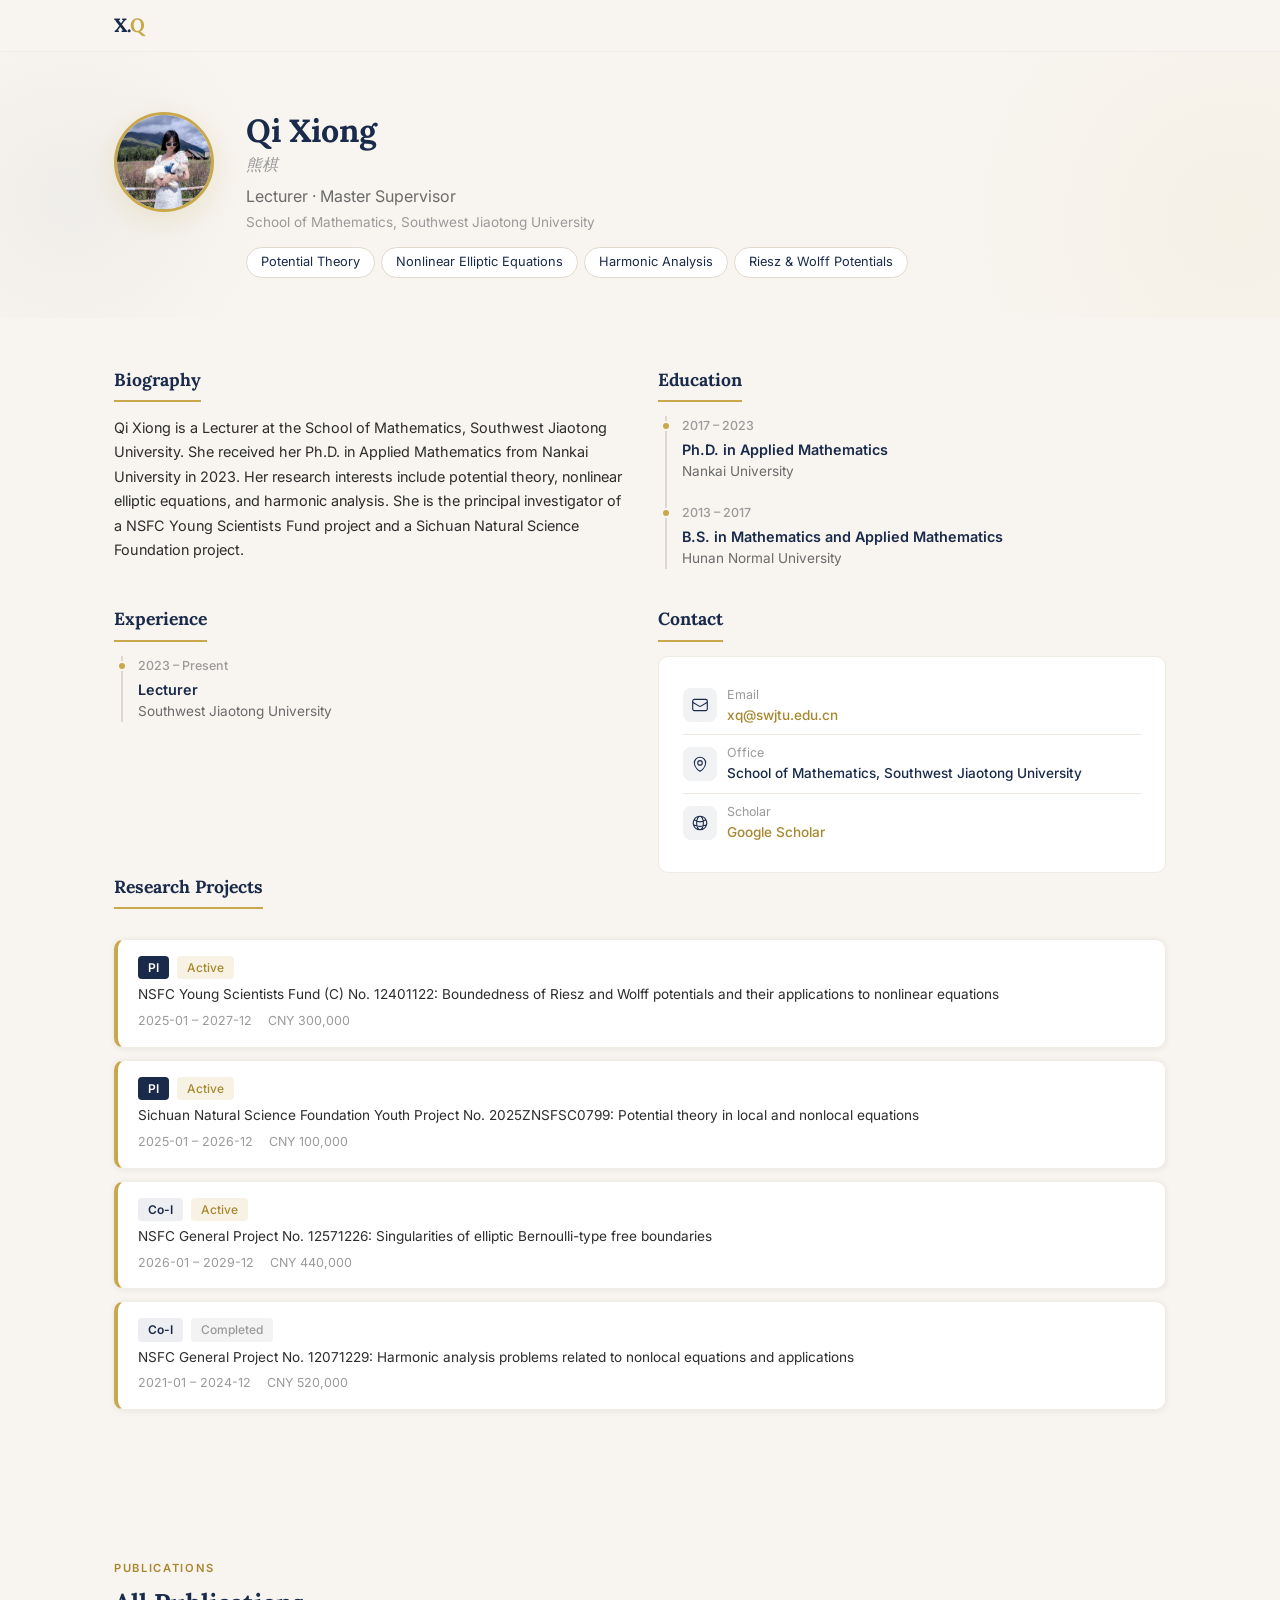
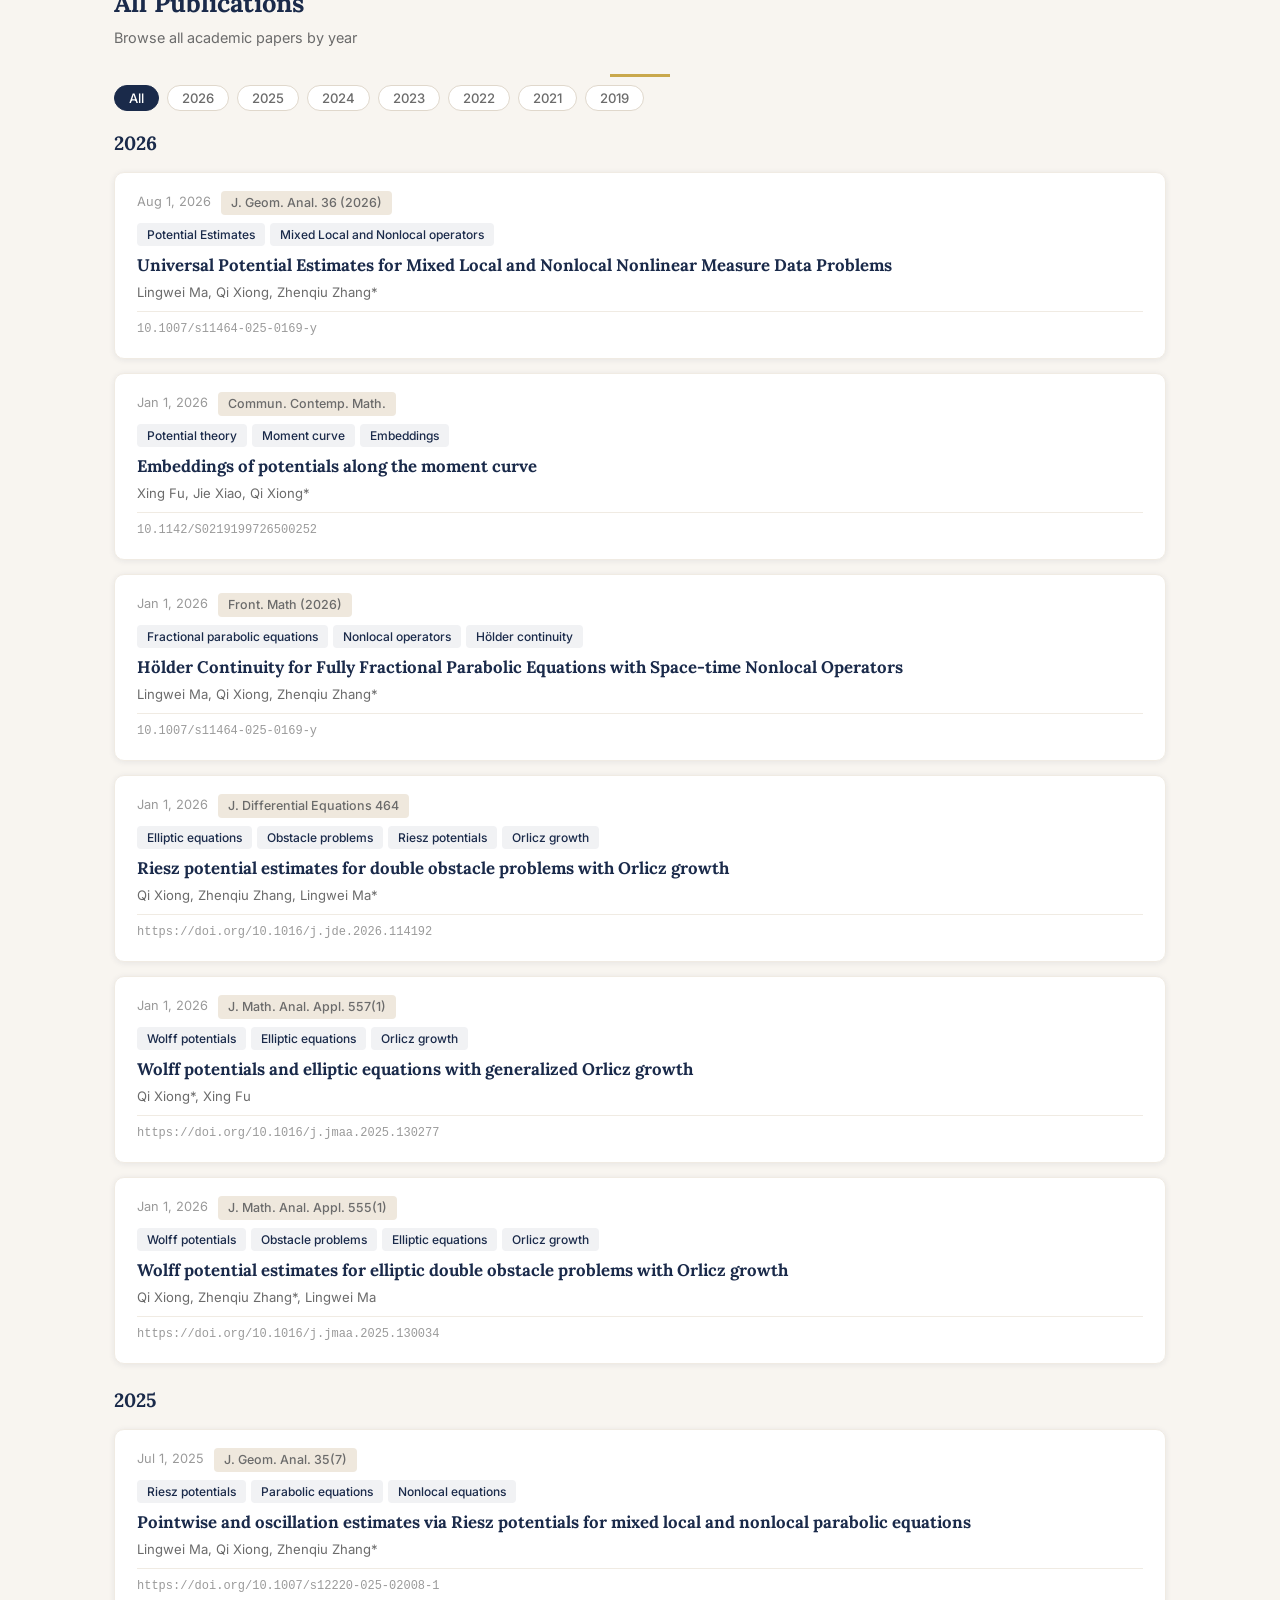
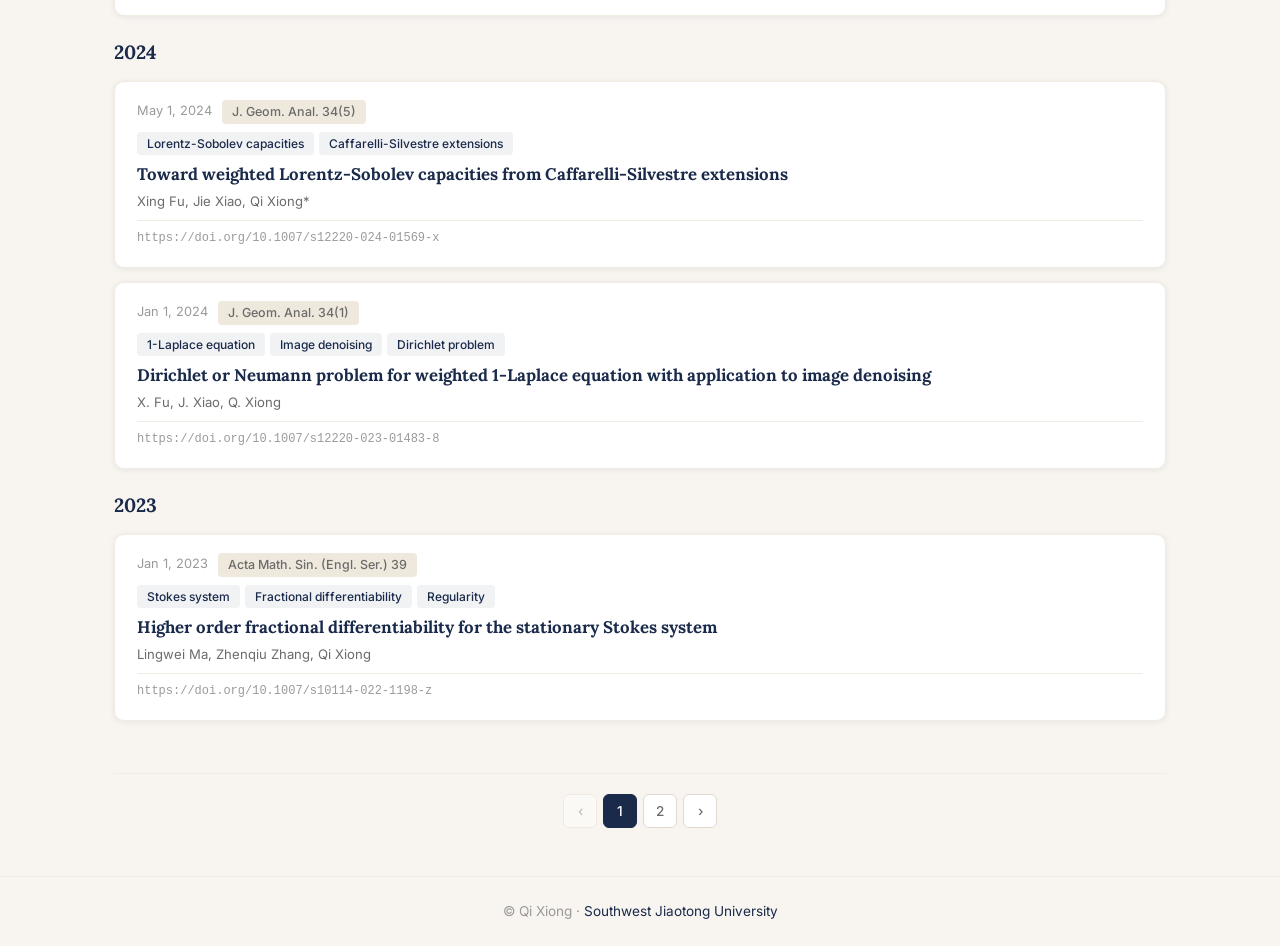
<file: index.html>
<!DOCTYPE html>
<html lang="en">
<head>
  <meta charset="UTF-8">
  <meta name="viewport" content="width=device-width, initial-scale=1.0">
  <title>Qi Xiong - Southwest Jiaotong University | Academic Homepage</title>
  <meta name="description" content="Qi Xiong, Lecturer at School of Mathematics, Southwest Jiaotong University. Research interests include potential theory, nonlinear elliptic equations, harmonic analysis.">
  <link rel="preconnect" href="https://fonts.googleapis.com">
  <link rel="preconnect" href="https://fonts.gstatic.com" crossorigin>
  <link href="https://fonts.googleapis.com/css2?family=Inter:wght@400;500;600;700&family=Lora:ital,wght@0,400;0,600;0,700;1,400&display=swap" rel="stylesheet">
  <link rel="stylesheet" href="css/style.css">
</head>
<body data-page="home">

  <!-- Navigation -->
  <nav class="nav">
    <div class="nav-inner">
      <a href="index.html" class="nav-logo">X.<span>Q</span></a>
    </div>
  </nav>

  <!-- Main Content -->
  <main class="main">

    <!-- Hero Section -->
    <section class="hero">
      <div class="container">
        <div class="hero-content">
          <div class="hero-avatar fade-in" id="hero-avatar">
            <div class="skeleton" style="width:120px;height:120px;border-radius:50%;"></div>
          </div>
          <div class="hero-text">
            <h1 class="hero-name fade-in fade-in-delay-1" id="hero-name"></h1>
            <p class="hero-name-en fade-in fade-in-delay-1" id="hero-name-en"></p>
            <p class="hero-title fade-in fade-in-delay-2" id="hero-title"></p>
            <p class="hero-affiliation fade-in fade-in-delay-2" id="hero-affiliation"></p>
            <div class="hero-interests fade-in fade-in-delay-3" id="hero-interests"></div>
          </div>
        </div>
      </div>
    </section>

  

    <!-- About Section -->
    <section class="section">
      <div class="container">

        <div class="about-layout">
          <div>
            <h2 class="about-section-title">Biography</h2>
            <p class="about-bio" id="about-bio">
              <span class="skeleton" style="display:inline-block;width:100%;height:16px;margin-bottom:8px;"></span>
              <span class="skeleton" style="display:inline-block;width:95%;height:16px;margin-bottom:8px;"></span>
              <span class="skeleton" style="display:inline-block;width:88%;height:16px;margin-bottom:8px;"></span>
              <span class="skeleton" style="display:inline-block;width:92%;height:16px;margin-bottom:8px;"></span>
              <span class="skeleton" style="display:inline-block;width:70%;height:16px;"></span>
            </p>
          </div>
          <div>
            <h2 class="about-section-title">Education</h2>
            <div class="timeline" id="education-timeline">
              <div class="skeleton" style="height:60px;margin-bottom:16px;"></div>
              <div class="skeleton" style="height:60px;margin-bottom:16px;"></div>
            </div>
          </div>
        </div>

        <div class="about-layout" style="margin-bottom:0;">
          <div>
            <h2 class="about-section-title">Experience</h2>
            <div class="timeline" id="experience-timeline">
              <div class="skeleton" style="height:60px;"></div>
            </div>
          </div>
          <div>
            <h2 class="about-section-title">Contact</h2>
            <div class="contact-info">
              <div class="contact-item">
                <div class="contact-item-icon">
                  <svg xmlns="http://www.w3.org/2000/svg" fill="none" viewBox="0 0 24 24" stroke-width="1.5" stroke="currentColor">
                    <path stroke-linecap="round" stroke-linejoin="round" d="M21.75 6.75v10.5a2.25 2.25 0 0 1-2.25 2.25h-15a2.25 2.25 0 0 1-2.25-2.25V6.75m19.5 0A2.25 2.25 0 0 0 19.5 4.5h-15a2.25 2.25 0 0 0-2.25 2.25m19.5 0v.243a2.25 2.25 0 0 1-1.07 1.916l-7.5 4.615a2.25 2.25 0 0 1-2.36 0L3.32 8.91a2.25 2.25 0 0 1-1.07-1.916V6.75" />
                  </svg>
                </div>
                <div>
                  <div class="contact-item-label">Email</div>
                  <div class="contact-item-value" id="contact-email"></div>
                </div>
              </div>
              <div class="contact-item">
                <div class="contact-item-icon">
                  <svg xmlns="http://www.w3.org/2000/svg" fill="none" viewBox="0 0 24 24" stroke-width="1.5" stroke="currentColor">
                    <path stroke-linecap="round" stroke-linejoin="round" d="M15 10.5a3 3 0 1 1-6 0 3 3 0 0 1 6 0Z" />
                    <path stroke-linecap="round" stroke-linejoin="round" d="M19.5 10.5c0 7.142-7.5 11.25-7.5 11.25S4.5 17.642 4.5 10.5a7.5 7.5 0 1 1 15 0Z" />
                  </svg>
                </div>
                <div>
                  <div class="contact-item-label">Office</div>
                  <div class="contact-item-value" id="contact-office"></div>
                </div>
              </div>
              <div class="contact-item">
                <div class="contact-item-icon">
                  <svg xmlns="http://www.w3.org/2000/svg" fill="none" viewBox="0 0 24 24" stroke-width="1.5" stroke="currentColor">
                    <path stroke-linecap="round" stroke-linejoin="round" d="M12 21a9.004 9.004 0 0 0 8.716-6.747M12 21a9.004 9.004 0 0 1-8.716-6.747M12 21c2.485 0 4.5-4.03 4.5-9S14.485 3 12 3m0 18c-2.485 0-4.5-4.03-4.5-9S9.515 3 12 3m0 0a8.997 8.997 0 0 1 7.843 4.582M12 3a8.997 8.997 0 0 0-7.843 4.582m15.686 0A11.953 11.953 0 0 1 12 10.5c-2.998 0-5.74-1.1-7.843-2.918m15.686 0A8.959 8.959 0 0 1 21 12c0 .778-.099 1.533-.284 2.253m0 0A17.919 17.919 0 0 1 12 16.5c-3.162 0-6.133-.815-8.716-2.247m0 0A9.015 9.015 0 0 1 3 12c0-1.605.42-3.113 1.157-4.418" />
                  </svg>
                </div>
                <div>
                  <div class="contact-item-label">Scholar</div>
                  <div class="contact-item-value" id="contact-scholar"></div>
                </div>
              </div>
            </div>
          </div>
        </div>

        <!-- Research Projects -->
        <div class="section" style="padding-top:0;">
          <h2 class="about-section-title">Research Projects</h2>
          <div class="projects-list" id="projects-list">
            <div class="skeleton" style="height:80px;margin-bottom:12px;"></div>
            <div class="skeleton" style="height:80px;margin-bottom:12px;"></div>
            <div class="skeleton" style="height:80px;margin-bottom:12px;"></div>
            <div class="skeleton" style="height:80px;"></div>
          </div>
        </div>

      </div>
    </section>

    <!-- Articles Section -->
    <section class="section">
      <div class="container">
        <div class="page-header">
          <span class="section-tag">Publications</span>
          <h1 class="section-title">All Publications</h1>
          <p class="section-subtitle">Browse all academic papers by year</p>
        </div>

        <div class="articles-controls" id="filter-controls"></div>

        <div id="articles-list">
          <div class="skeleton" style="height:200px;margin-bottom:16px;"></div>
          <div class="skeleton" style="height:200px;margin-bottom:16px;"></div>
          <div class="skeleton" style="height:200px;margin-bottom:16px;"></div>
          <div class="skeleton" style="height:200px;"></div>
        </div>
      </div>
    </section>

  </main>

  <!-- Footer -->
  <footer class="footer">
    <div class="footer-inner">
      <p class="footer-text">&copy; Qi Xiong · <a href="https://www.swjtu.edu.cn" target="_blank" rel="noopener">Southwest Jiaotong University</a></p>
    </div>
  </footer>

  <script src="js/main.js"></script>
</body>
</html>
</file>
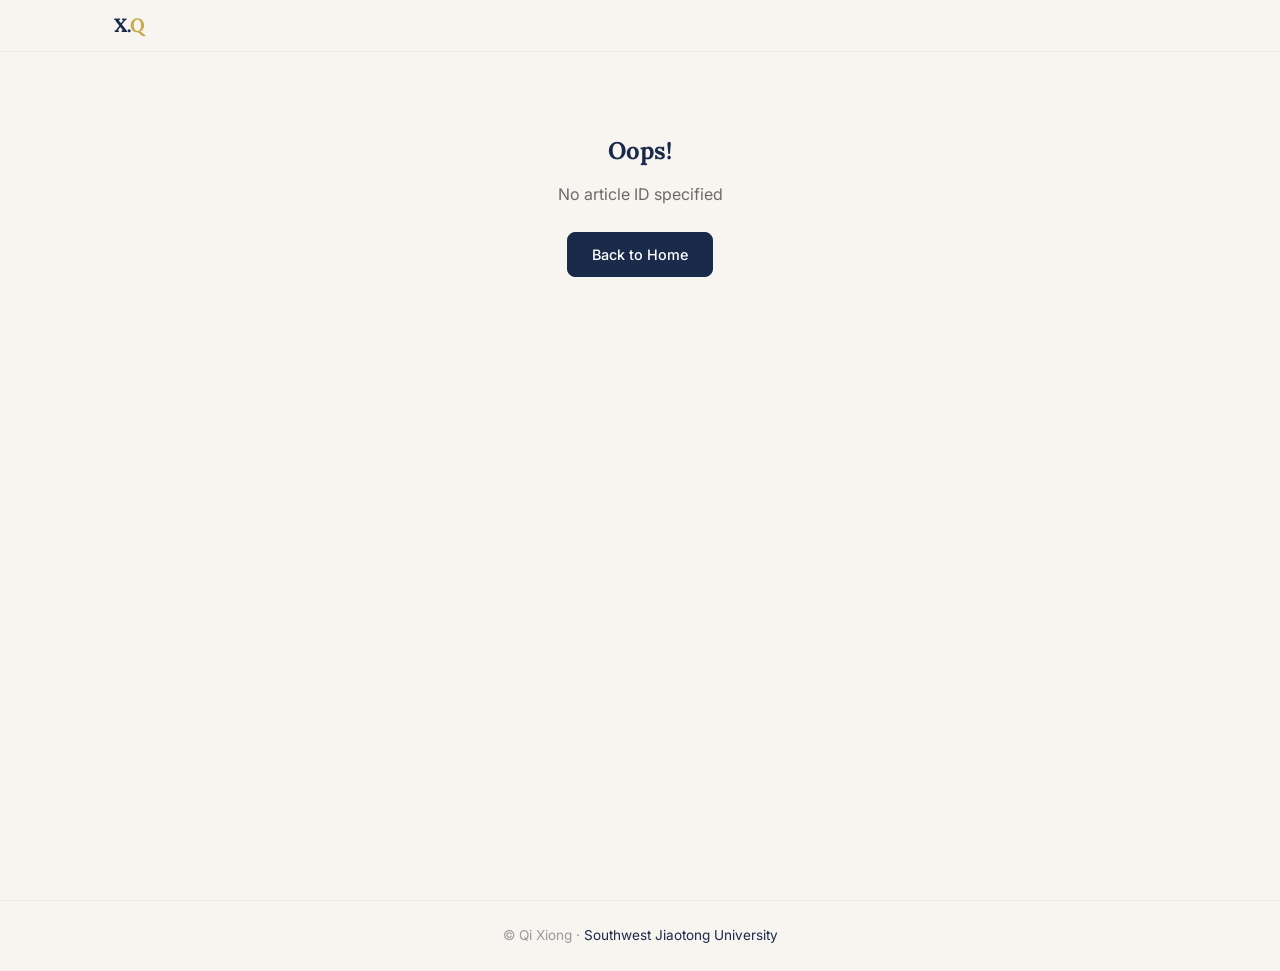
<file: article.html>
<!DOCTYPE html>
<html lang="en">
<head>
  <meta charset="UTF-8">
  <meta name="viewport" content="width=device-width, initial-scale=1.0">
  <title>Article Details - Qi Xiong | Academic Homepage</title>
  <meta name="description" content="Academic paper details">
  <link rel="preconnect" href="https://fonts.googleapis.com">
  <link rel="preconnect" href="https://fonts.gstatic.com" crossorigin>
  <link href="https://fonts.googleapis.com/css2?family=Inter:wght@400;500;600;700&family=Lora:ital,wght@0,400;0,600;0,700;1,400&display=swap" rel="stylesheet">
  <link rel="stylesheet" href="css/style.css">
</head>
<body data-page="article">

  <!-- Navigation -->
  <nav class="nav">
    <div class="nav-inner">
      <a href="index.html" class="nav-logo">X.<span>Q</span></a>
      
    </div>
  </nav>

  <!-- Main Content -->
  <main class="main">

    <article class="article-detail">
      <!-- Breadcrumb -->
      <div class="article-detail-breadcrumb" id="detail-breadcrumb">
        <a href="index.html">Home</a>
        <span>›</span>
        <a href="index.html#articles">Publications</a>
        <span>›</span>
        <span>Loading...</span>
      </div>

      <!-- Header -->
      <div class="article-detail-header">
        <h1 class="article-detail-title" id="detail-title">
          <span class="skeleton" style="display:inline-block;width:80%;height:32px;"></span>
        </h1>

        <div class="article-detail-meta" id="detail-meta">
          <span class="skeleton" style="display:inline-block;width:120px;height:16px;"></span>
          <span class="skeleton" style="display:inline-block;width:100px;height:16px;"></span>
          <span class="skeleton" style="display:inline-block;width:200px;height:16px;"></span>
        </div>

        <div class="article-detail-doi" id="detail-doi">
          <span class="skeleton" style="display:inline-block;width:180px;height:14px;"></span>
        </div>

        <div class="article-detail-tags" id="detail-tags"></div>
      </div>

      <!-- Body -->
      <div class="article-detail-body" id="detail-body">
        <div class="skeleton" style="height:16px;width:100%;margin-bottom:12px;"></div>
        <div class="skeleton" style="height:16px;width:90%;margin-bottom:12px;"></div>
        <div class="skeleton" style="height:16px;width:95%;margin-bottom:12px;"></div>
        <div class="skeleton" style="height:16px;width:70%;margin-bottom:12px;"></div>
        <div style="height:24px;"></div>
        <div class="skeleton" style="height:24px;width:40%;margin-bottom:16px;"></div>
        <div class="skeleton" style="height:16px;width:100%;margin-bottom:12px;"></div>
        <div class="skeleton" style="height:16px;width:85%;margin-bottom:12px;"></div>
        <div class="skeleton" style="height:16px;width:92%;margin-bottom:12px;"></div>
      </div>
    </article>

  </main>

  <!-- Footer -->
  <footer class="footer">
    <div class="footer-inner">
      <p class="footer-text">&copy; Qi Xiong · <a href="https://www.swjtu.edu.cn" target="_blank" rel="noopener">Southwest Jiaotong University</a></p>
    </div>
  </footer>

  <script src="js/main.js"></script>
</body>
</html>
</file>
<file: css/style.css>
/* ===== CSS Variables ===== */
:root {
  --color-navy: #1a2a4a;
  --color-navy-light: #2a3f6a;
  --color-navy-dark: #0f1a2e;
  --color-gold: #c9a84c;
  --color-gold-light: #e0c878;
  --color-gold-dark: #a8882e;
  --color-ivory: #f8f5f0;
  --color-ivory-dark: #efe8dd;
  --color-white: #ffffff;
  --color-text: #2d2d2d;
  --color-text-light: #6b6b6b;
  --color-text-lighter: #9a9a9a;
  --color-border: #e0d8cc;
  --color-border-light: #f0ebe3;
  --color-card-shadow: rgba(26, 42, 74, 0.08);
  --color-card-shadow-hover: rgba(26, 42, 74, 0.15);
  --font-heading: 'Lora', 'Georgia', 'Times New Roman', serif;
  --font-body: 'Inter', -apple-system, BlinkMacSystemFont, 'Segoe UI', sans-serif;
  --font-mono: 'JetBrains Mono', 'Fira Code', 'Consolas', monospace;
  --max-width: 1100px;
  --nav-height: 52px;
  --transition: 0.25s cubic-bezier(0.4, 0, 0.2, 1);
}

/* ===== Reset & Base ===== */
*, *::before, *::after {
  margin: 0;
  padding: 0;
  box-sizing: border-box;
}

html {
  scroll-behavior: smooth;
  font-size: 16px;
}

body {
  font-family: var(--font-body);
  color: var(--color-text);
  background-color: var(--color-ivory);
  line-height: 1.6;
  -webkit-font-smoothing: antialiased;
  -moz-osx-font-smoothing: grayscale;
}

/* ===== Navigation ===== */
.nav {
  position: fixed;
  top: 0;
  left: 0;
  right: 0;
  z-index: 1000;
  background: rgba(248, 245, 240, 0.92);
  backdrop-filter: blur(12px);
  -webkit-backdrop-filter: blur(12px);
  border-bottom: 1px solid var(--color-border-light);
  height: var(--nav-height);
  transition: box-shadow var(--transition);
}

.nav.scrolled {
  box-shadow: 0 2px 20px rgba(26, 42, 74, 0.06);
}

.nav-inner {
  max-width: var(--max-width);
  margin: 0 auto;
  padding: 0 24px;
  height: 100%;
  display: flex;
  align-items: center;
  justify-content: space-between;
}

.nav-logo {
  font-family: var(--font-heading);
  font-size: 1.2rem;
  font-weight: 700;
  color: var(--color-navy);
  text-decoration: none;
  letter-spacing: -0.02em;
}

.nav-logo span {
  color: var(--color-gold);
}

.nav-links {
  display: flex;
  align-items: center;
  gap: 32px;
  list-style: none;
}

.nav-links a {
  text-decoration: none;
  color: var(--color-text);
  font-size: 0.9rem;
  font-weight: 500;
  transition: color var(--transition);
  position: relative;
  padding: 4px 0;
}

.nav-links a::after {
  content: '';
  position: absolute;
  bottom: 0;
  left: 0;
  width: 0;
  height: 2px;
  background: var(--color-gold);
  transition: width var(--transition);
}

.nav-links a:hover {
  color: var(--color-navy);
}

.nav-links a:hover::after,
.nav-links a.active::after {
  width: 100%;
}

.nav-links a.active {
  color: var(--color-navy);
  font-weight: 600;
}

.nav-toggle {
  display: none;
  flex-direction: column;
  gap: 5px;
  cursor: pointer;
  background: none;
  border: none;
  padding: 4px;
}

.nav-toggle span {
  display: block;
  width: 24px;
  height: 2px;
  background: var(--color-navy);
  transition: var(--transition);
  border-radius: 2px;
}

.nav-toggle.open span:nth-child(1) {
  transform: rotate(45deg) translate(5px, 5px);
}

.nav-toggle.open span:nth-child(2) {
  opacity: 0;
}

.nav-toggle.open span:nth-child(3) {
  transform: rotate(-45deg) translate(5px, -5px);
}

/* ===== Main Content ===== */
.main {
  padding-top: var(--nav-height);
  min-height: 100vh;
}

.container {
  max-width: var(--max-width);
  margin: 0 auto;
  padding: 0 24px;
}

/* ===== Hero Section ===== */
.hero {
  padding: 60px 0 40px;
  position: relative;
  overflow: hidden;
}

.hero::before {
  content: '';
  position: absolute;
  top: -50%;
  right: -20%;
  width: 600px;
  height: 600px;
  background: radial-gradient(circle, rgba(201, 168, 76, 0.06) 0%, transparent 70%);
  pointer-events: none;
}

.hero::after {
  content: '';
  position: absolute;
  bottom: -30%;
  left: -10%;
  width: 400px;
  height: 400px;
  background: radial-gradient(circle, rgba(26, 42, 74, 0.04) 0%, transparent 70%);
  pointer-events: none;
}

.hero-content {
  display: flex;
  align-items: flex-start;
  gap: 32px;
  position: relative;
  z-index: 1;
}

.hero-avatar {
  flex-shrink: 0;
  width: 100px;
  height: 100px;
  border-radius: 50%;
  overflow: hidden;
  border: 3px solid var(--color-gold);
  box-shadow: 0 8px 30px rgba(201, 168, 76, 0.2);
}

.hero-avatar img {
  width: 100%;
  height: 100%;
  object-fit: cover;
}

.hero-text {
  flex: 1;
}

.hero-name {
  font-family: var(--font-heading);
  font-size: 2rem;
  font-weight: 700;
  color: var(--color-navy);
  line-height: 1.2;
  margin-bottom: 2px;
}

.hero-name-en {
  font-family: var(--font-heading);
  font-size: 1rem;
  color: var(--color-text-lighter);
  font-style: italic;
  margin-bottom: 6px;
}

.hero-title {
  font-size: 1rem;
  color: var(--color-text-light);
  margin-bottom: 2px;
}

.hero-affiliation {
  font-size: 0.85rem;
  color: var(--color-text-lighter);
  margin-bottom: 14px;
}

.hero-interests {
  display: flex;
  flex-wrap: wrap;
  gap: 6px;
  margin-bottom: 0;
}

.hero-interests span {
  background: var(--color-white);
  padding: 4px 14px;
  border-radius: 20px;
  font-size: 0.8rem;
  color: var(--color-navy);
  border: 1px solid var(--color-border);
  transition: all var(--transition);
}

.hero-interests span:hover {
  border-color: var(--color-gold);
  background: rgba(201, 168, 76, 0.06);
}

.hero-actions {
  display: flex;
  gap: 12px;
  flex-wrap: wrap;
}

.btn {
  display: inline-flex;
  align-items: center;
  gap: 8px;
  padding: 10px 24px;
  border-radius: 8px;
  font-size: 0.9rem;
  font-weight: 500;
  text-decoration: none;
  transition: all var(--transition);
  cursor: pointer;
  border: none;
  font-family: var(--font-body);
}

.btn-primary {
  background: var(--color-navy);
  color: var(--color-white);
  border: 1px solid var(--color-navy);
}

.btn-primary:hover {
  background: var(--color-navy-light);
  transform: translateY(-1px);
  box-shadow: 0 4px 15px rgba(26, 42, 74, 0.2);
}

.btn-outline {
  background: transparent;
  color: var(--color-navy);
  border: 1px solid var(--color-border);
}

.btn-outline:hover {
  border-color: var(--color-gold);
  color: var(--color-gold-dark);
  transform: translateY(-1px);
}

.btn-gold {
  background: var(--color-gold);
  color: var(--color-navy);
  border: 1px solid var(--color-gold);
}

.btn-gold:hover {
  background: var(--color-gold-light);
  transform: translateY(-1px);
  box-shadow: 0 4px 15px rgba(201, 168, 76, 0.3);
}

/* ===== Stats Section ===== */
.stats {
  padding: 32px 0;
  border-top: 1px solid var(--color-border-light);
  border-bottom: 1px solid var(--color-border-light);
  margin: 0 24px;
}

.stats-grid {
  max-width: var(--max-width);
  margin: 0 auto;
  display: grid;
  grid-template-columns: repeat(4, 1fr);
  gap: 16px;
}

.stat-item {
  text-align: center;
  padding: 8px;
}

.stat-number {
  font-family: var(--font-heading);
  font-size: 1.8rem;
  font-weight: 700;
  color: var(--color-navy);
  line-height: 1.2;
}

.stat-label {
  font-size: 0.78rem;
  color: var(--color-text-lighter);
  margin-top: 2px;
  text-transform: uppercase;
  letter-spacing: 0.05em;
  font-weight: 500;
}

/* ===== Section Titles ===== */
.section {
  padding: 48px 0;
}

.section-header {
  margin-bottom: 28px;
}

.section-tag {
  display: inline-block;
  font-size: 0.7rem;
  font-weight: 600;
  text-transform: uppercase;
  letter-spacing: 0.15em;
  color: var(--color-gold-dark);
  margin-bottom: 8px;
}

.section-title {
  font-family: var(--font-heading);
  font-size: 1.6rem;
  font-weight: 700;
  color: var(--color-navy);
  line-height: 1.3;
}

.section-subtitle {
  font-size: 0.9rem;
  color: var(--color-text-light);
  margin-top: 6px;
  max-width: 600px;
}

/* ===== Article Cards ===== */
.articles-grid {
  display: grid;
  gap: 14px;
}

.article-card {
  background: var(--color-white);
  border-radius: 10px;
  padding: 18px 22px;
  border: 1px solid var(--color-border-light);
  box-shadow: 0 1px 6px var(--color-card-shadow);
  transition: all var(--transition);
}

.article-card:hover {
  box-shadow: 0 8px 30px var(--color-card-shadow-hover);
  transform: translateY(-2px);
  border-color: var(--color-border);
}

.article-card-meta {
  display: flex;
  align-items: center;
  gap: 10px;
  margin-bottom: 8px;
  font-size: 0.8rem;
  color: var(--color-text-lighter);
}

.article-card-date {
  display: flex;
  align-items: center;
  gap: 4px;
}

.article-card-journal {
  display: inline-block;
  padding: 2px 10px;
  background: var(--color-ivory-dark);
  border-radius: 4px;
  font-size: 0.78rem;
  color: var(--color-text-light);
  font-weight: 500;
}

.article-card-tags {
  display: flex;
  flex-wrap: wrap;
  gap: 5px;
  margin-bottom: 8px;
}

.tag {
  display: inline-block;
  padding: 2px 10px;
  border-radius: 4px;
  font-size: 0.75rem;
  font-weight: 500;
  color: var(--color-navy);
  background: rgba(26, 42, 74, 0.06);
  transition: all var(--transition);
}

.tag:hover {
  background: rgba(26, 42, 74, 0.1);
}

.article-card-title {
  font-family: var(--font-heading);
  font-size: 1.05rem;
  font-weight: 700;
  color: var(--color-navy);
  line-height: 1.35;
  margin-bottom: 6px;
  display: -webkit-box;
  -webkit-line-clamp: 2;
  -webkit-box-orient: vertical;
  overflow: hidden;
}

.article-card-authors {
  font-size: 0.82rem;
  color: var(--color-text-light);
  margin-bottom: 6px;
}

.article-card-footer {
  display: flex;
  align-items: center;
  justify-content: space-between;
  margin-top: 8px;
  padding-top: 8px;
  border-top: 1px solid var(--color-border-light);
}

.article-card-doi {
  font-size: 0.75rem;
  color: var(--color-text-lighter);
  text-decoration: none;
  font-family: var(--font-mono);
}

.article-card-doi:hover {
  color: var(--color-gold-dark);
}

.article-card-link {
  font-size: 0.85rem;
  color: var(--color-gold-dark);
  text-decoration: none;
  font-weight: 500;
  display: flex;
  align-items: center;
  gap: 4px;
  transition: gap var(--transition);
}

.article-card-link:hover {
  gap: 8px;
}

/* ===== Articles Page ===== */
.articles-header {
  padding: 60px 0 48px;
}

.articles-header .section-title {
  font-size: 2.5rem;
}

.articles-controls {
  display: flex;
  gap: 8px;
  margin-bottom: 20px;
  flex-wrap: wrap;
}

.filter-btn {
  padding: 4px 14px;
  border-radius: 16px;
  font-size: 0.82rem;
  font-weight: 500;
  border: 1px solid var(--color-border);
  background: var(--color-white);
  color: var(--color-text-light);
  cursor: pointer;
  transition: all var(--transition);
  font-family: var(--font-body);
}

.filter-btn:hover {
  border-color: var(--color-gold);
  color: var(--color-gold-dark);
}

.filter-btn.active {
  background: var(--color-navy);
  color: var(--color-white);
  border-color: var(--color-navy);
}

/* ===== Article Detail Page ===== */
.article-detail {
  max-width: 800px;
  margin: 0 auto;
  padding: 60px 24px 100px;
}

.article-detail-header {
  margin-bottom: 40px;
}

.article-detail-breadcrumb {
  display: flex;
  align-items: center;
  gap: 8px;
  margin-bottom: 20px;
  font-size: 0.85rem;
}

.article-detail-breadcrumb a {
  color: var(--color-text-lighter);
  text-decoration: none;
  transition: color var(--transition);
}

.article-detail-breadcrumb a:hover {
  color: var(--color-gold-dark);
}

.article-detail-breadcrumb span {
  color: var(--color-text-lighter);
}

.article-detail-title {
  font-family: var(--font-heading);
  font-size: 2rem;
  font-weight: 700;
  color: var(--color-navy);
  line-height: 1.3;
  margin-bottom: 16px;
}

.article-detail-meta {
  display: flex;
  flex-wrap: wrap;
  gap: 16px;
  margin-bottom: 16px;
  font-size: 0.9rem;
  color: var(--color-text-light);
}

.article-detail-meta-item {
  display: flex;
  align-items: center;
  gap: 6px;
}

.article-detail-doi {
  font-family: var(--font-mono);
  font-size: 0.8rem;
  color: var(--color-text-lighter);
  margin-bottom: 20px;
}

.article-detail-doi a {
  color: var(--color-gold-dark);
  text-decoration: none;
}

.article-detail-doi a:hover {
  text-decoration: underline;
}

.article-detail-tags {
  display: flex;
  flex-wrap: wrap;
  gap: 8px;
  margin-bottom: 32px;
}

.article-detail-body {
  font-size: 1rem;
  line-height: 1.8;
  color: var(--color-text);
}

.article-detail-body h2 {
  font-family: var(--font-heading);
  font-size: 1.5rem;
  font-weight: 700;
  color: var(--color-navy);
  margin-top: 40px;
  margin-bottom: 16px;
  padding-bottom: 8px;
  border-bottom: 1px solid var(--color-border-light);
}

.article-detail-body h3 {
  font-family: var(--font-heading);
  font-size: 1.2rem;
  font-weight: 600;
  color: var(--color-navy);
  margin-top: 28px;
  margin-bottom: 12px;
}

.article-detail-body p {
  margin-bottom: 16px;
}

.article-detail-body ul,
.article-detail-body ol {
  margin-bottom: 16px;
  padding-left: 24px;
}

.article-detail-body li {
  margin-bottom: 8px;
}

.article-detail-body strong {
  color: var(--color-navy);
  font-weight: 600;
}

.article-detail-body table {
  width: 100%;
  border-collapse: collapse;
  margin: 24px 0;
  font-size: 0.9rem;
}

.article-detail-body th,
.article-detail-body td {
  padding: 10px 16px;
  border: 1px solid var(--color-border);
  text-align: left;
}

.article-detail-body th {
  background: var(--color-navy);
  color: var(--color-white);
  font-weight: 600;
}

.article-detail-body tr:nth-child(even) {
  background: rgba(26, 42, 74, 0.02);
}

/* ===== About Page ===== */
.about-header {
  padding: 60px 0 48px;
}

.about-layout {
  display: grid;
  grid-template-columns: 1fr 1fr;
  gap: 36px;
  margin-bottom: 36px;
}

.about-section-title {
  font-family: var(--font-heading);
  font-size: 1.1rem;
  font-weight: 700;
  color: var(--color-navy);
  margin-bottom: 14px;
  padding-bottom: 6px;
  border-bottom: 2px solid var(--color-gold);
  display: inline-block;
}

.about-bio {
  font-size: 0.9rem;
  color: var(--color-text);
  line-height: 1.7;
}

.timeline {
  position: relative;
  padding-left: 24px;
}

.timeline::before {
  content: '';
  position: absolute;
  left: 7px;
  top: 0;
  bottom: 0;
  width: 2px;
  background: var(--color-border);
}

.timeline-item {
  position: relative;
  margin-bottom: 20px;
}

.timeline-item:last-child {
  margin-bottom: 0;
}

.timeline-item::before {
  content: '';
  position: absolute;
  left: -21px;
  top: 5px;
  width: 10px;
  height: 10px;
  border-radius: 50%;
  background: var(--color-gold);
  border: 2px solid var(--color-ivory);
}

.timeline-period {
  font-size: 0.78rem;
  color: var(--color-text-lighter);
  font-weight: 500;
  margin-bottom: 2px;
}

.timeline-title {
  font-size: 0.9rem;
  font-weight: 600;
  color: var(--color-navy);
}

.timeline-org {
  font-size: 0.85rem;
  color: var(--color-text-light);
}

.contact-info {
  background: var(--color-white);
  border-radius: 10px;
  padding: 20px 24px;
  border: 1px solid var(--color-border-light);
  margin-top: 0;
}

.contact-item {
  display: flex;
  align-items: center;
  gap: 10px;
  padding: 8px 0;
  border-bottom: 1px solid var(--color-border-light);
}

.contact-item:last-child {
  border-bottom: none;
}

.contact-item-icon {
  width: 34px;
  height: 34px;
  display: flex;
  align-items: center;
  justify-content: center;
  background: rgba(26, 42, 74, 0.06);
  border-radius: 8px;
  flex-shrink: 0;
}

.contact-item-icon svg {
  width: 18px;
  height: 18px;
  color: var(--color-navy);
}

.contact-item-label {
  font-size: 0.78rem;
  color: var(--color-text-lighter);
}

.contact-item-value {
  font-size: 0.85rem;
  color: var(--color-navy);
  font-weight: 500;
}

.contact-item-value a {
  color: var(--color-gold-dark);
  text-decoration: none;
}

.contact-item-value a:hover {
  text-decoration: underline;
}

/* ===== Footer ===== */
.footer {
  border-top: 1px solid var(--color-border-light);
  padding: 24px 0;
  text-align: center;
}

.footer-inner {
  max-width: var(--max-width);
  margin: 0 auto;
  padding: 0 24px;
}

.footer-text {
  font-size: 0.85rem;
  color: var(--color-text-lighter);
}

.footer-text a {
  color: var(--color-navy);
  text-decoration: none;
}

.footer-text a:hover {
  color: var(--color-gold-dark);
}

/* ===== Page Header ===== */
.page-header {
  padding: 0 0 28px;
  position: relative;
  margin-bottom: 8px;
}

.page-header::after {
  content: '';
  position: absolute;
  bottom: 0;
  left: 50%;
  transform: translateX(-50%);
  width: 60px;
  height: 3px;
  background: var(--color-gold);
}

.page-header .section-title {
  font-size: 1.6rem;
}

/* ===== Animations ===== */
.fade-in {
  opacity: 0;
  transform: translateY(20px);
  animation: fadeInUp 0.6s ease forwards;
}

.fade-in-delay-1 { animation-delay: 0.1s; }
.fade-in-delay-2 { animation-delay: 0.2s; }
.fade-in-delay-3 { animation-delay: 0.3s; }
.fade-in-delay-4 { animation-delay: 0.4s; }

@keyframes fadeInUp {
  to {
    opacity: 1;
    transform: translateY(0);
  }
}

/* ===== Skeleton Loading ===== */
.skeleton {
  background: linear-gradient(90deg, var(--color-ivory-dark) 25%, var(--color-border-light) 50%, var(--color-ivory-dark) 75%);
  background-size: 200% 100%;
  animation: shimmer 1.5s infinite;
  border-radius: 8px;
}

@keyframes shimmer {
  0% { background-position: 200% 0; }
  100% { background-position: -200% 0; }
}

/* ===== Project Cards ===== */
.projects-list {
  display: grid;
  gap: 12px;
  margin-top: 16px;
}

.project-card {
  background: var(--color-white);
  border-radius: 10px;
  padding: 16px 20px;
  border: 1px solid var(--color-border-light);
  box-shadow: 0 1px 6px var(--color-card-shadow);
  transition: all var(--transition);
  border-left: 4px solid var(--color-gold);
}

.project-card:hover {
  box-shadow: 0 8px 30px var(--color-card-shadow-hover);
  transform: translateY(-1px);
}

.project-card-header {
  display: flex;
  align-items: center;
  gap: 8px;
  margin-bottom: 6px;
}

.project-type {
  display: inline-block;
  padding: 2px 10px;
  border-radius: 4px;
  font-size: 0.75rem;
  font-weight: 600;
  background: var(--color-navy);
  color: var(--color-white);
}

.project-type.participate {
  background: rgba(26, 42, 74, 0.08);
  color: var(--color-navy);
}

.project-status {
  display: inline-block;
  padding: 2px 10px;
  border-radius: 4px;
  font-size: 0.75rem;
  font-weight: 500;
  background: rgba(201, 168, 76, 0.15);
  color: var(--color-gold-dark);
}

.project-status.closed {
  background: rgba(154, 154, 154, 0.12);
  color: var(--color-text-lighter);
}

.project-name {
  font-size: 0.85rem;
  color: var(--color-text);
  line-height: 1.45;
  margin-bottom: 6px;
}

.project-meta {
  display: flex;
  gap: 16px;
  font-size: 0.78rem;
  color: var(--color-text-lighter);
}

.project-meta-item {
  display: flex;
  align-items: center;
  gap: 4px;
}

/* ===== Pagination ===== */
.pagination {
  display: flex;
  justify-content: center;
  gap: 6px;
  margin-top: 28px;
  padding-top: 20px;
  border-top: 1px solid var(--color-border-light);
}

.pagination-btn {
  display: inline-flex;
  align-items: center;
  justify-content: center;
  min-width: 34px;
  height: 34px;
  padding: 0 10px;
  border-radius: 6px;
  font-size: 0.85rem;
  font-weight: 500;
  border: 1px solid var(--color-border);
  background: var(--color-white);
  color: var(--color-text-light);
  cursor: pointer;
  transition: all var(--transition);
  font-family: var(--font-body);
}

.pagination-btn:hover {
  border-color: var(--color-gold);
  color: var(--color-gold-dark);
}

.pagination-btn.active {
  background: var(--color-navy);
  color: var(--color-white);
  border-color: var(--color-navy);
}

.pagination-btn:disabled {
  opacity: 0.4;
  cursor: default;
  pointer-events: none;
}

/* ===== Error State ===== */
.error-state {
  text-align: center;
  padding: 80px 24px;
}

.error-state h2 {
  font-family: var(--font-heading);
  color: var(--color-navy);
  margin-bottom: 12px;
}

.error-state p {
  color: var(--color-text-light);
  margin-bottom: 24px;
}

/* ===== Empty State ===== */
.empty-state {
  text-align: center;
  padding: 60px 24px;
  color: var(--color-text-lighter);
}

/* ===== Responsive ===== */
@media (max-width: 1024px) {
  .hero-content {
    gap: 32px;
  }

  .hero-name {
    font-size: 2rem;
  }

  .about-layout {
    gap: 40px;
  }
}

@media (max-width: 768px) {
  .nav-links {
    position: fixed;
    top: var(--nav-height);
    left: 0;
    right: 0;
    background: rgba(248, 245, 240, 0.98);
    backdrop-filter: blur(12px);
    flex-direction: column;
    padding: 24px;
    gap: 16px;
    border-bottom: 1px solid var(--color-border-light);
    transform: translateY(-100%);
    opacity: 0;
    transition: all var(--transition);
    pointer-events: none;
  }

  .nav-links.open {
    transform: translateY(0);
    opacity: 1;
    pointer-events: all;
  }

  .nav-toggle {
    display: flex;
  }

  .hero {
    padding: 40px 0 28px;
  }

  .hero-content {
    flex-direction: column;
    align-items: center;
    text-align: center;
  }

  .hero-avatar {
    width: 80px;
    height: 80px;
  }

  .hero-interests {
    justify-content: center;
  }

  .hero-actions {
    justify-content: center;
  }

  .hero-name {
    font-size: 1.5rem;
  }

  .stats-grid {
    grid-template-columns: repeat(2, 1fr);
    gap: 12px;
  }

  .stat-number {
    font-size: 1.5rem;
  }

  .section-title {
    font-size: 1.4rem;
  }

  .article-card {
    padding: 14px;
  }

  .article-card-title {
    font-size: 1rem;
  }

  .article-detail {
    padding: 40px 20px 60px;
  }

  .article-detail-title {
    font-size: 1.5rem;
  }

  .about-layout {
    grid-template-columns: 1fr;
    gap: 24px;
  }

  .page-header {
    padding: 0 0 20px;
  }

  .page-header .section-title {
    font-size: 1.4rem;
  }
}

@media (max-width: 480px) {
  .container {
    padding: 0 16px;
  }

  .hero-name {
    font-size: 1.3rem;
  }

  .stats-grid {
    grid-template-columns: repeat(2, 1fr);
  }

  .article-card {
    padding: 12px;
  }

  .article-detail-title {
    font-size: 1.3rem;
  }
}
</file>
